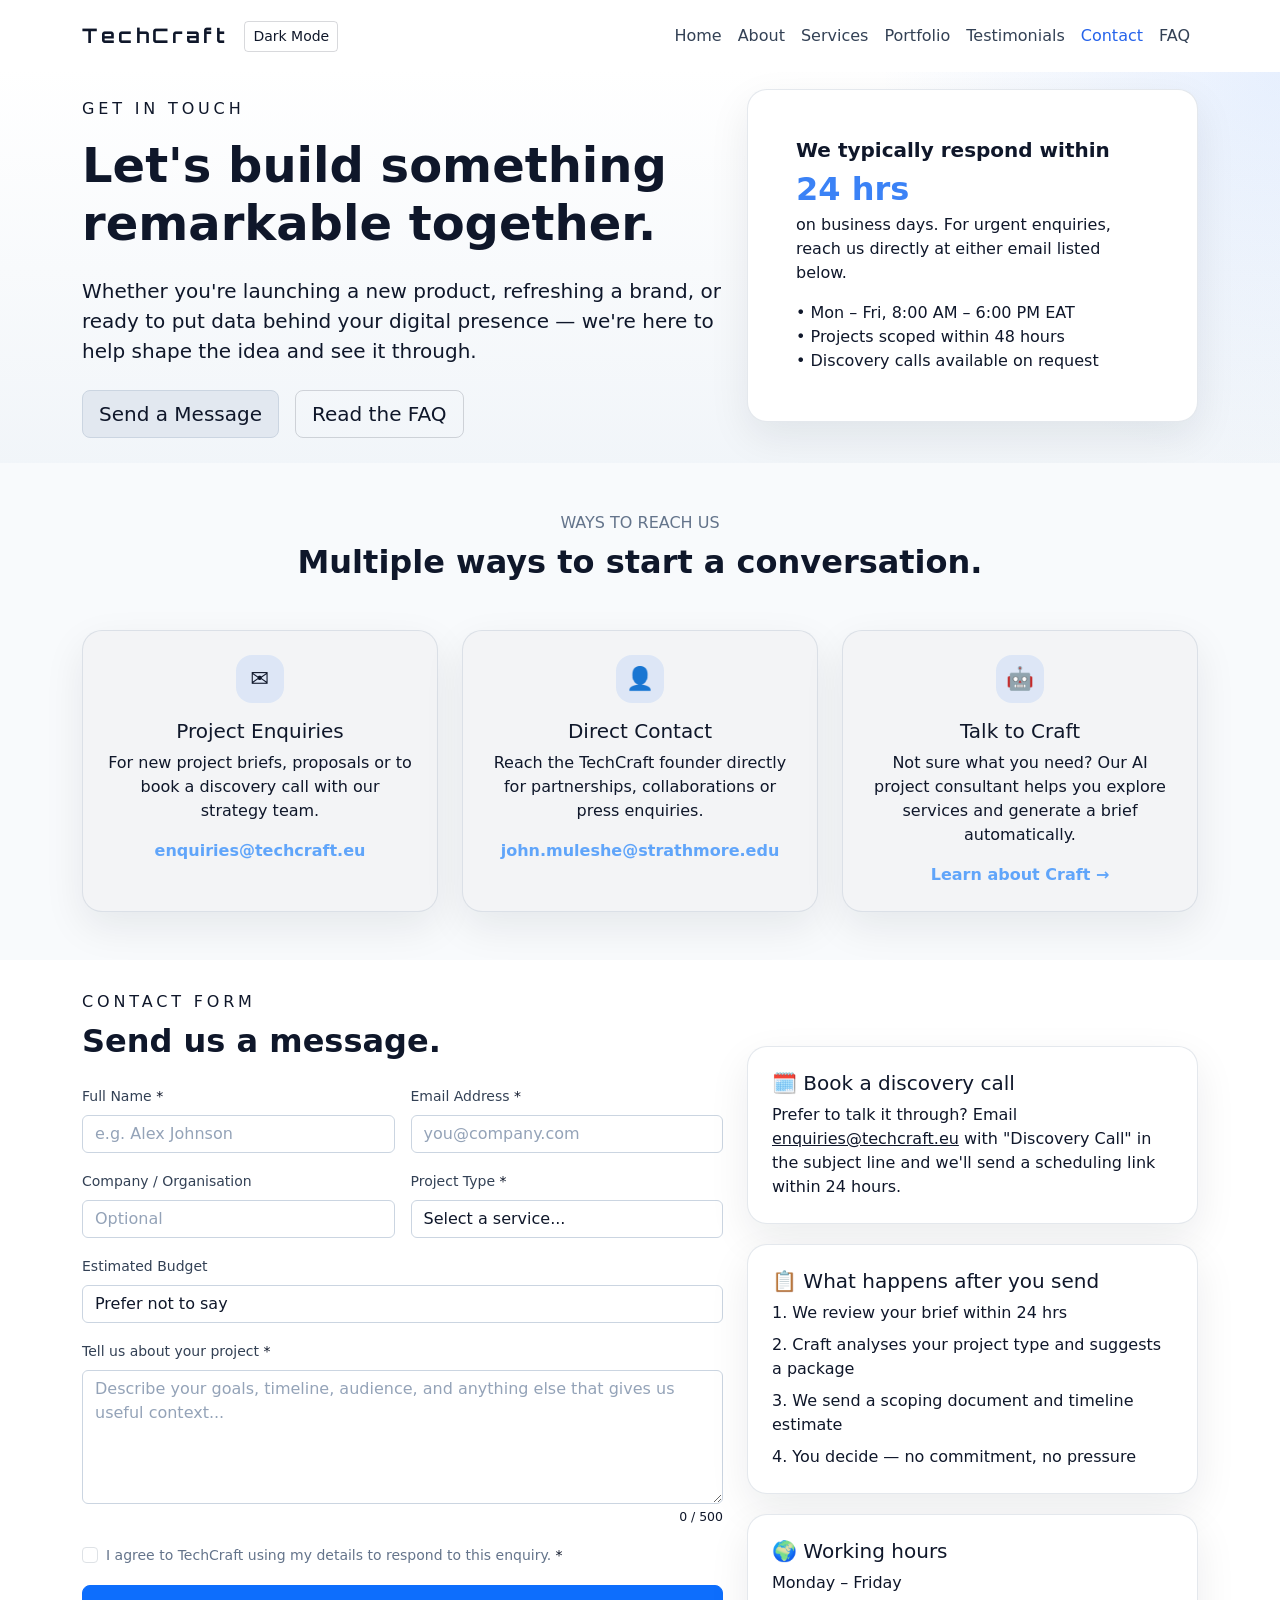
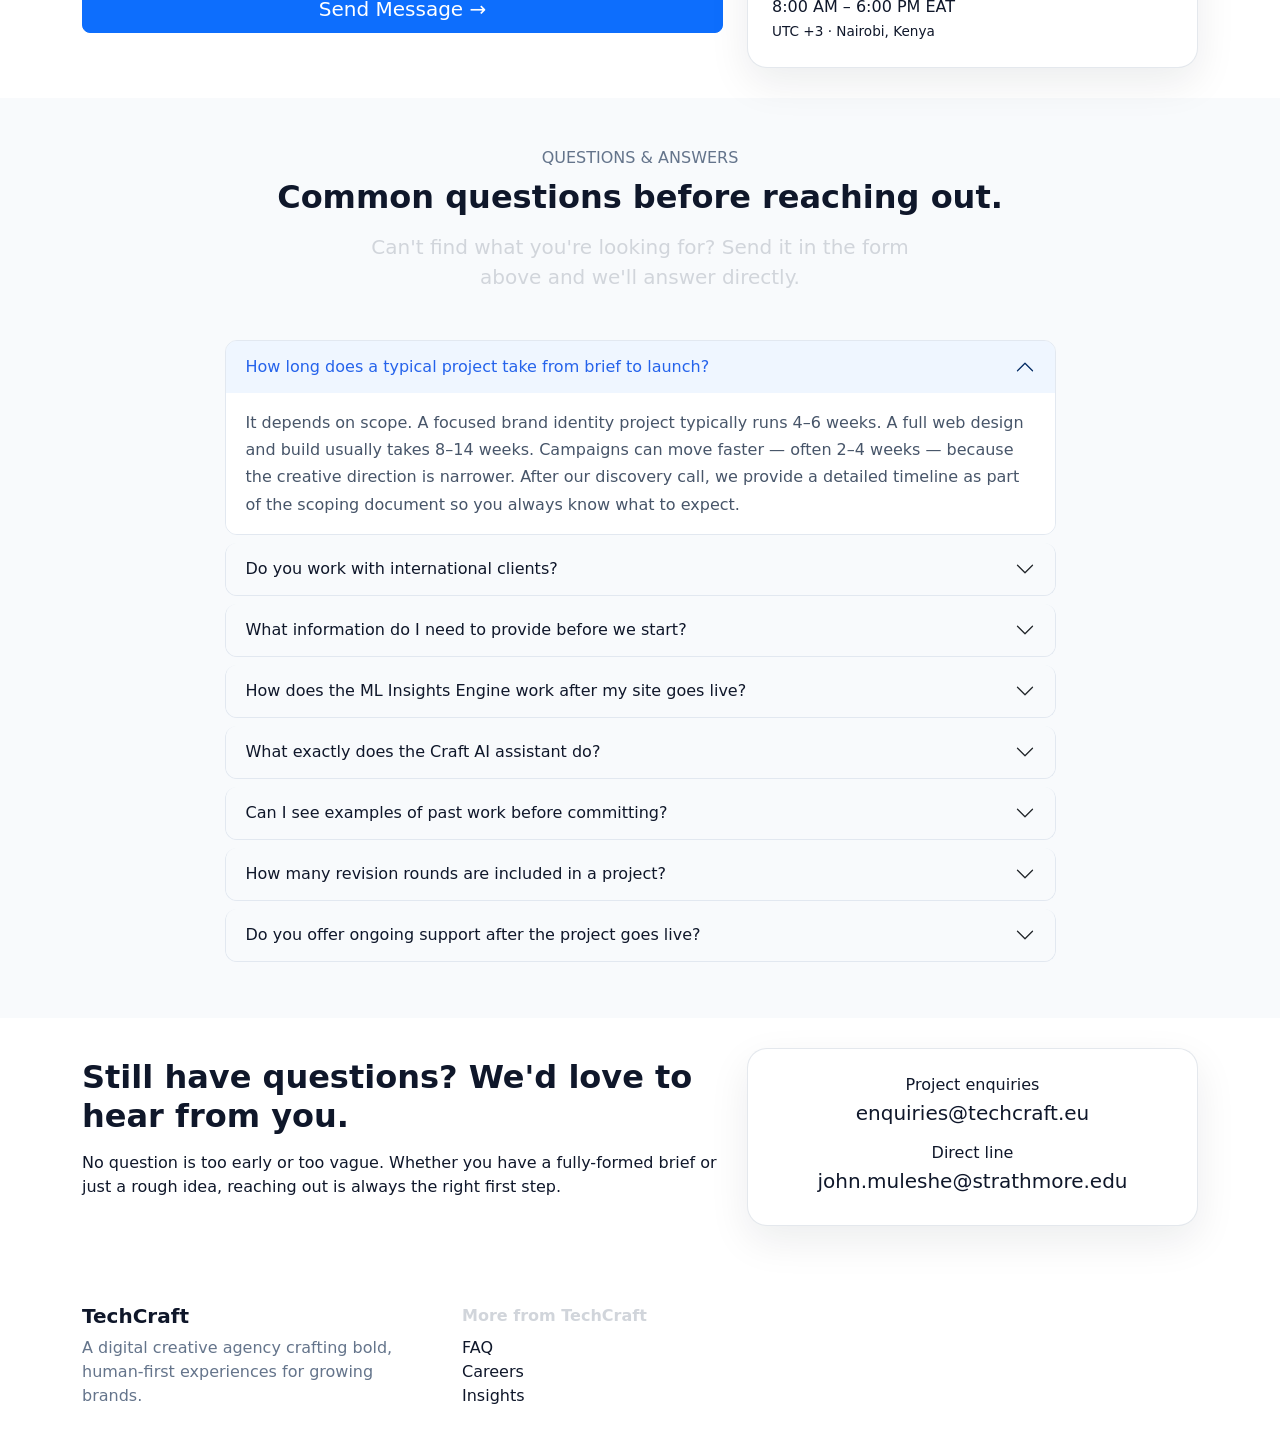
<file: contacts.html>
<!DOCTYPE html>
<html lang="en">

<head>
    <meta charset="UTF-8">
    <meta name="viewport" content="width=device-width, initial-scale=1.0">
    <title>Contact | TechCraft Digital Creative Agency</title>
    <link rel="stylesheet" href="styles.css">
    <link rel="stylesheet" href="https://cdn.jsdelivr.net/npm/bootstrap@5.3.3/dist/css/bootstrap.min.css" />
    <link rel="preconnect" href="https://fonts.googleapis.com" />
    <link rel="preconnect" href="https://fonts.gstatic.com" crossorigin />
    <link
        href="https://fonts.googleapis.com/css2?family=Orbitron:wght@400;700;900&family=Inter:wght@400;500;600&display=swap"
        rel="stylesheet" />
    <style>
        /* ── Form controls – dark-first, light-mode override ── */
        .form-control,
        .form-select {
            background: rgba(255, 255, 255, 0.05);
            border: 1px solid rgba(255, 255, 255, 0.15);
            color: #f8fafc;
            transition: border-color 0.2s, background 0.2s;
        }

        .form-control:focus,
        .form-select:focus {
            background: rgba(255, 255, 255, 0.08);
            border-color: rgba(59, 130, 246, 0.6);
            color: #f8fafc;
            box-shadow: 0 0 0 0.25rem rgba(59, 130, 246, 0.15);
        }

        .form-control::placeholder {
            color: #64748b;
        }

        .form-select option {
            background: #1e293b;
            color: #f8fafc;
        }

        .form-label {
            color: #cbd5e1;
            font-size: 0.875rem;
            font-weight: 500;
        }

        .form-check-label {
            color: #94a3b8;
            font-size: 0.875rem;
        }

        .char-counter {
            font-size: 0.78rem;
            color: #64748b;
        }

        .success-icon {
            font-size: 3rem;
            line-height: 1;
        }

        /* ── Accordion – dark-first ── */
        .accordion-item {
            background: transparent;
            border: 1px solid rgba(255, 255, 255, 0.08);
            margin-bottom: 0.5rem;
            border-radius: 0.75rem !important;
            overflow: hidden;
        }

        .accordion-button {
            background: rgba(255, 255, 255, 0.05);
            color: #f8fafc;
            border: none;
            font-weight: 500;
        }

        .accordion-button:not(.collapsed) {
            background: rgba(59, 130, 246, 0.12);
            color: #60a5fa;
            box-shadow: none;
        }

        .accordion-button::after {
            filter: invert(1);
        }

        .accordion-button:not(.collapsed)::after {
            filter: invert(0.5) sepia(1) saturate(5) hue-rotate(200deg);
        }

        .accordion-body {
            background: rgba(255, 255, 255, 0.02);
            color: #94a3b8;
            line-height: 1.7;
        }

        /* ── Light-mode overrides ── */
        .light-mode .form-control,
        .light-mode .form-select {
            background: #ffffff;
            border-color: #cbd5e1;
            color: #0f172a;
        }

        .light-mode .form-control:focus,
        .light-mode .form-select:focus {
            background: #ffffff;
            border-color: #3b82f6;
            color: #0f172a;
            box-shadow: 0 0 0 0.25rem rgba(37, 99, 235, 0.12);
        }

        .light-mode .form-control::placeholder {
            color: #94a3b8;
        }

        .light-mode .form-select option {
            background: #ffffff;
            color: #0f172a;
        }

        .light-mode .form-label {
            color: #334155;
        }

        .light-mode .form-check-label {
            color: #64748b;
        }

        .light-mode .accordion-item {
            border-color: #e2e8f0;
        }

        .light-mode .accordion-button {
            background: #f8fafc;
            color: #0f172a;
        }

        .light-mode .accordion-button:not(.collapsed) {
            background: #eff6ff;
            color: #2563eb;
        }

        .light-mode .accordion-button::after {
            filter: none;
        }

        .light-mode .accordion-body {
            background: #ffffff;
            color: #475569;
        }
    </style>
</head>

<body>

    <header class="navbar navbar-expand-lg navbar-dark bg-dark py-3">
        <div class="container">
            <a class="navbar-brand fw-bold text-white" href="index.html">TechCraft</a>
            <button id="theme-toggle" class="btn btn-outline-light btn-sm me-3" type="button">Light Mode</button>
            <button class="navbar-toggler" type="button" data-bs-toggle="collapse" data-bs-target="#navbarNav"
                aria-controls="navbarNav" aria-expanded="false" aria-label="Toggle navigation">
                <span class="navbar-toggler-icon"></span>
            </button>
            <div class="collapse navbar-collapse" id="navbarNav">
                <ul class="navbar-nav ms-auto">
                    <li class="nav-item"><a class="nav-link" href="index.html">Home</a></li>
                    <li class="nav-item"><a class="nav-link" href="about.html">About</a></li>
                    <li class="nav-item"><a class="nav-link" href="services.html">Services</a></li>
                    <li class="nav-item"><a class="nav-link" href="portfolio.html">Portfolio</a></li>
                    <li class="nav-item"><a class="nav-link" href="testimonials.html">Testimonials</a></li>
                    <li class="nav-item"><a class="nav-link active" href="contacts.html">Contact</a></li>
                    <li class="nav-item"><a class="nav-link" href="faq.html">FAQ</a></li>
                </ul>
            </div>
        </div>
    </header>

    <main>

        <!-- ═══════════ HERO ═══════════ -->
        <section class="hero text-white">
            <div class="container py-6">
                <div class="row align-items-center">
                    <div class="col-lg-7">
                        <p class="text-uppercase section-label mb-3 text-secondary" style="padding-top: 25px;">Get in
                            touch</p>
                        <h1 class="display-5 fw-bold mb-4">Let's build something remarkable together.</h1>
                        <p class="lead mb-4">Whether you're launching a new product, refreshing a brand, or ready to put
                            data behind your digital presence — we're here to help shape the idea and see it through.
                        </p>
                        <div class="d-flex gap-3 flex-column flex-sm-row" style="padding-bottom: 25px;">
                            <a href="#contact-form" class="btn btn-primary btn-lg">Send a Message</a>
                            <a href="#faq" class="btn btn-outline-light btn-lg">Read the FAQ</a>
                        </div>
                    </div>
                    <div class="col-lg-5 mt-5 mt-lg-0">
                        <div class="panel-card tile-floating p-5 text-dark">
                            <h5 class="fw-semibold">We typically respond within</h5>
                            <h2 class="fw-bold mb-1" style="color: #3b82f6;">24 hrs</h2>
                            <p class="mb-3">on business days. For urgent enquiries, reach us directly at either email
                                listed below.</p>
                            <ul class="list-unstyled mb-0">
                                <li>• Mon – Fri, 8:00 AM – 6:00 PM EAT</li>
                                <li>• Projects scoped within 48 hours</li>
                                <li>• Discovery calls available on request</li>
                            </ul>
                        </div>
                    </div>
                </div>
            </div>
        </section>

        <!-- ═══════════ CONTACT METHODS ═══════════ -->
        <section class="bg-light">
            <div class="container py-5">
                <div class="text-center mb-5">
                    <p class="text-uppercase text-secondary mb-2">Ways to reach us</p>
                    <h2 class="fw-bold">Multiple ways to start a conversation.</h2>
                </div>
                <div class="row gy-4">
                    <div class="col-md-4">
                        <div class="panel-card service-card h-100 p-4 text-center">
                            <div class="mb-3 icon-badge mx-auto">✉️</div>
                            <h5 class="mb-2">Project Enquiries</h5>
                            <p class="mb-3">For new project briefs, proposals or to book a discovery call with our
                                strategy team.</p>
                            <a href="mailto:enquiries@techcraft.eu" class="fw-semibold text-decoration-none"
                                style="color:#60a5fa;">enquiries@techcraft.eu</a>
                        </div>
                    </div>
                    <div class="col-md-4">
                        <div class="panel-card service-card h-100 p-4 text-center">
                            <div class="mb-3 icon-badge mx-auto">👤</div>
                            <h5 class="mb-2">Direct Contact</h5>
                            <p class="mb-3">Reach the TechCraft founder directly for partnerships, collaborations or
                                press enquiries.</p>
                            <a href="mailto:john.muleshe@strathmore.edu" class="fw-semibold text-decoration-none"
                                style="color:#60a5fa;">john.muleshe@strathmore.edu</a>
                        </div>
                    </div>
                    <div class="col-md-4">
                        <div class="panel-card service-card h-100 p-4 text-center">
                            <div class="mb-3 icon-badge mx-auto">🤖</div>
                            <h5 class="mb-2">Talk to Craft</h5>
                            <p class="mb-3">Not sure what you need? Our AI project consultant helps you explore services
                                and generate a brief automatically.</p>
                            <a href="about.html" class="fw-semibold text-decoration-none" style="color:#60a5fa;">Learn
                                about Craft →</a>
                        </div>
                    </div>
                </div>
            </div>
        </section>

        <!-- ═══════════ CONTACT FORM ═══════════ -->
        <section id="contact-form" class="bg-white">
            <div class="container">
                <div class="row gy-5 align-items-start">

                    <!-- FORM COLUMN -->
                    <div class="col-lg-7">
                        <p class="text-uppercase text-secondary mb-2 section-label">Contact form</p>
                        <h2 class="fw-bold mb-4">Send us a message.</h2>

                        <!-- SUCCESS STATE (hidden until valid submit) -->
                        <div id="formSuccess" class="panel-card p-5 text-center d-none">
                            <div class="success-icon mb-3">✅</div>
                            <h4 class="fw-bold mb-2">Message received — thank you!</h4>
                            <p class="mb-0">We'll review your brief and get back to you within one business day. Keep an
                                eye on your inbox at the address you provided.</p>
                        </div>

                        <!-- THE FORM -->
                        <form id="contactForm" novalidate>
                            <div class="row g-3">

                                <div class="col-md-6">
                                    <label for="fullName" class="form-label">Full Name <span
                                            style="color:#ef4444;">*</span></label>
                                    <input type="text" class="form-control" id="fullName"
                                        placeholder="e.g. Alex Johnson" required>
                                    <div class="invalid-feedback">Please enter your full name.</div>
                                </div>

                                <div class="col-md-6">
                                    <label for="email" class="form-label">Email Address <span
                                            style="color:#ef4444;">*</span></label>
                                    <input type="email" class="form-control" id="email" placeholder="you@company.com"
                                        required>
                                    <div class="invalid-feedback">Please enter a valid email address.</div>
                                </div>

                                <div class="col-md-6">
                                    <label for="company" class="form-label">Company / Organisation</label>
                                    <input type="text" class="form-control" id="company" placeholder="Optional">
                                </div>

                                <div class="col-md-6">
                                    <label for="projectType" class="form-label">Project Type <span
                                            style="color:#ef4444;">*</span></label>
                                    <select class="form-select" id="projectType" required>
                                        <option value="">Select a service...</option>
                                        <option>Brand Identity</option>
                                        <option>Web &amp; Product Design</option>
                                        <option>Campaign &amp; Growth</option>
                                        <option>ML Insights Setup</option>
                                        <option>Full-Service Engagement</option>
                                        <option>Other / Not sure yet</option>
                                    </select>
                                    <div class="invalid-feedback">Please select a project type.</div>
                                </div>

                                <div class="col-12">
                                    <label for="budget" class="form-label">Estimated Budget</label>
                                    <select class="form-select" id="budget">
                                        <option value="">Prefer not to say</option>
                                        <option>Under $5,000</option>
                                        <option>$5,000 – $20,000</option>
                                        <option>$20,000 – $50,000</option>
                                        <option>$50,000+</option>
                                    </select>
                                </div>

                                <div class="col-12">
                                    <label for="message" class="form-label">Tell us about your project <span
                                            style="color:#ef4444;">*</span></label>
                                    <textarea class="form-control" id="message" rows="5" maxlength="500"
                                        placeholder="Describe your goals, timeline, audience, and anything else that gives us useful context..."
                                        required></textarea>
                                    <div class="d-flex justify-content-between align-items-start mt-1">
                                        <div class="invalid-feedback d-block" id="messageError"
                                            style="display: none !important;"></div>
                                        <span class="char-counter ms-auto" id="charCounter">0 / 500</span>
                                    </div>
                                </div>

                                <div class="col-12">
                                    <div class="form-check">
                                        <input class="form-check-input" type="checkbox" id="consent" required>
                                        <label class="form-check-label" for="consent">
                                            I agree to TechCraft using my details to respond to this enquiry. <span
                                                style="color:#ef4444;">*</span>
                                        </label>
                                        <div class="invalid-feedback">You must agree before submitting.</div>
                                    </div>
                                </div>

                                <div class="col-12">
                                    <button type="submit" class="btn btn-primary btn-lg w-100">Send Message →</button>
                                </div>

                            </div>
                        </form>
                    </div>

                    <!-- SIDEBAR COLUMN -->
                    <div class="col-lg-5">
                        <div class="featured-grid" style="margin-top: 3.5rem;">
                            <div class="panel-card p-4">
                                <h5 class="mb-2">🗓️ Book a discovery call</h5>
                                <p class="mb-0">Prefer to talk it through? Email <a href="mailto:enquiries@techcraft.eu"
                                        style="color:#60a5fa;">enquiries@techcraft.eu</a> with "Discovery Call" in the
                                    subject line and we'll send a scheduling link within 24 hours.</p>
                            </div>
                            <div class="panel-card p-4">
                                <h5 class="mb-2">📋 What happens after you send</h5>
                                <ul class="list-unstyled mb-0">
                                    <li class="mb-2">1. We review your brief within 24 hrs</li>
                                    <li class="mb-2">2. Craft analyses your project type and suggests a package</li>
                                    <li class="mb-2">3. We send a scoping document and timeline estimate</li>
                                    <li>4. You decide — no commitment, no pressure</li>
                                </ul>
                            </div>
                            <div class="panel-card p-4">
                                <h5 class="mb-2">🌍 Working hours</h5>
                                <p class="mb-0">
                                    Monday – Friday<br>
                                    8:00 AM – 6:00 PM EAT<br>
                                    <span class="text-secondary" style="font-size: 0.85rem;">UTC +3 · Nairobi,
                                        Kenya</span>
                                </p>
                            </div>
                        </div>
                    </div>

                </div>
            </div>
        </section>

        <!-- ═══════════ Q&A ACCORDION ═══════════ -->
        <section id="faq" class="bg-light">
            <div class="container py-5">
                <div class="text-center mb-5">
                    <p class="text-uppercase text-secondary mb-2">Questions & Answers</p>
                    <h2 class="fw-bold">Common questions before reaching out.</h2>
                    <p class="lead mt-3 mx-auto" style="max-width: 600px;">Can't find what you're looking for? Send it
                        in the form above and we'll answer directly.</p>
                </div>
                <div class="row justify-content-center">
                    <div class="col-lg-9">
                        <div class="accordion" id="faqAccordion">

                            <div class="accordion-item">
                                <h2 class="accordion-header">
                                    <button class="accordion-button" type="button" data-bs-toggle="collapse"
                                        data-bs-target="#faq1" aria-expanded="true" aria-controls="faq1">
                                        How long does a typical project take from brief to launch?
                                    </button>
                                </h2>
                                <div id="faq1" class="accordion-collapse collapse show" data-bs-parent="#faqAccordion">
                                    <div class="accordion-body">
                                        It depends on scope. A focused brand identity project typically runs 4–6 weeks.
                                        A full web design and build usually takes 8–14 weeks. Campaigns can move faster
                                        — often 2–4 weeks — because the creative direction is narrower. After our
                                        discovery call, we provide a detailed timeline as part of the scoping document
                                        so you always know what to expect.
                                    </div>
                                </div>
                            </div>

                            <div class="accordion-item">
                                <h2 class="accordion-header">
                                    <button class="accordion-button collapsed" type="button" data-bs-toggle="collapse"
                                        data-bs-target="#faq2" aria-expanded="false" aria-controls="faq2">
                                        Do you work with international clients?
                                    </button>
                                </h2>
                                <div id="faq2" class="accordion-collapse collapse" data-bs-parent="#faqAccordion">
                                    <div class="accordion-body">
                                        Yes — the majority of our work is delivered remotely, so location is not a
                                        barrier. We've collaborated with clients across Africa, Europe and North
                                        America. All reviews, communication and handoffs happen digitally, and we
                                        accommodate different time zones for calls and presentations.
                                    </div>
                                </div>
                            </div>

                            <div class="accordion-item">
                                <h2 class="accordion-header">
                                    <button class="accordion-button collapsed" type="button" data-bs-toggle="collapse"
                                        data-bs-target="#faq3" aria-expanded="false" aria-controls="faq3">
                                        What information do I need to provide before we start?
                                    </button>
                                </h2>
                                <div id="faq3" class="accordion-collapse collapse" data-bs-parent="#faqAccordion">
                                    <div class="accordion-body">
                                        You don't need a polished brief. A rough sense of your goals, your audience and
                                        what success looks like is enough. Our AI consultant Craft will ask follow-up
                                        questions and generate a structured brief automatically. If you prefer, book a
                                        discovery call and we'll extract everything we need in conversation.
                                    </div>
                                </div>
                            </div>

                            <div class="accordion-item">
                                <h2 class="accordion-header">
                                    <button class="accordion-button collapsed" type="button" data-bs-toggle="collapse"
                                        data-bs-target="#faq4" aria-expanded="false" aria-controls="faq4">
                                        How does the ML Insights Engine work after my site goes live?
                                    </button>
                                </h2>
                                <div id="faq4" class="accordion-collapse collapse" data-bs-parent="#faqAccordion">
                                    <div class="accordion-body">
                                        Once your site launches, we embed lightweight behavioural tracking that captures
                                        how users interact with every element — scroll depth, click patterns, dwell time
                                        and exit signals. Our ML models process this data weekly and deliver a
                                        plain-English report to your dashboard, highlighting what's working, what isn't,
                                        and what to prioritise next. No data science background required to act on it.
                                    </div>
                                </div>
                            </div>

                            <div class="accordion-item">
                                <h2 class="accordion-header">
                                    <button class="accordion-button collapsed" type="button" data-bs-toggle="collapse"
                                        data-bs-target="#faq5" aria-expanded="false" aria-controls="faq5">
                                        What exactly does the Craft AI assistant do?
                                    </button>
                                </h2>
                                <div id="faq5" class="accordion-collapse collapse" data-bs-parent="#faqAccordion">
                                    <div class="accordion-body">
                                        Craft is an AI chatbot built into the TechCraft client portal. It helps you
                                        describe what you want in plain language, asks guided questions about audience,
                                        goals, budget and timeline, then recommends the right service package. After
                                        launch, it reads your weekly ML reports and surfaces specific, plain-English
                                        recommendations — so you always know what to improve next without having to
                                        interpret raw data yourself.
                                    </div>
                                </div>
                            </div>

                            <div class="accordion-item">
                                <h2 class="accordion-header">
                                    <button class="accordion-button collapsed" type="button" data-bs-toggle="collapse"
                                        data-bs-target="#faq6" aria-expanded="false" aria-controls="faq6">
                                        Can I see examples of past work before committing?
                                    </button>
                                </h2>
                                <div id="faq6" class="accordion-collapse collapse" data-bs-parent="#faqAccordion">
                                    <div class="accordion-body">
                                        Absolutely. Our Portfolio page showcases selected case studies with context on
                                        the brief, approach and outcome. For work relevant to a specific industry or
                                        problem, email us and we'll share a curated set of case studies directly. We can
                                        also walk through them during a discovery call if that's more useful.
                                    </div>
                                </div>
                            </div>

                            <div class="accordion-item">
                                <h2 class="accordion-header">
                                    <button class="accordion-button collapsed" type="button" data-bs-toggle="collapse"
                                        data-bs-target="#faq7" aria-expanded="false" aria-controls="faq7">
                                        How many revision rounds are included in a project?
                                    </button>
                                </h2>
                                <div id="faq7" class="accordion-collapse collapse" data-bs-parent="#faqAccordion">
                                    <div class="accordion-body">
                                        Standard packages include two structured revision rounds — typically after
                                        initial concepts and again after refined designs. These are consolidated rounds
                                        where all feedback is gathered in one go, which keeps projects moving
                                        efficiently. Additional revisions beyond that scope are priced separately.
                                    </div>
                                </div>
                            </div>

                            <div class="accordion-item">
                                <h2 class="accordion-header">
                                    <button class="accordion-button collapsed" type="button" data-bs-toggle="collapse"
                                        data-bs-target="#faq8" aria-expanded="false" aria-controls="faq8">
                                        Do you offer ongoing support after the project goes live?
                                    </button>
                                </h2>
                                <div id="faq8" class="accordion-collapse collapse" data-bs-parent="#faqAccordion">
                                    <div class="accordion-body">
                                        Yes. We offer monthly retainer arrangements that include continued ML reporting,
                                        design and content updates, Craft access and priority support. Retainer clients
                                        also get early access to new TechCraft features and quarterly strategy reviews.
                                        Retainer scope and pricing is discussed during the handover session at the close
                                        of your initial project.
                                    </div>
                                </div>
                            </div>

                        </div>
                    </div>
                </div>
            </div>
        </section>

        <!-- ═══════════ BOTTOM CTA ═══════════ -->
        <section class="bg-white">
            <div class="container">
                <div class="row align-items-center gy-4">
                    <div class="col-lg-7">
                        <h2 class="fw-bold mb-3">Still have questions? We'd love to hear from you.</h2>
                        <p>No question is too early or too vague. Whether you have a fully-formed brief or just a rough
                            idea, reaching out is always the right first step.</p>
                    </div>
                    <div class="col-lg-5">
                        <div class="panel-card p-4 text-center">
                            <p class="mb-1 text-secondary">Project enquiries</p>
                            <a href="mailto:enquiries@techcraft.eu" class="d-block h5 text-decoration-none mb-3"
                                style="color:#60a5fa;">enquiries@techcraft.eu</a>
                            <p class="mb-1 text-secondary">Direct line</p>
                            <a href="mailto:john.muleshe@strathmore.edu" class="d-block h5 text-decoration-none"
                                style="color:#60a5fa;">john.muleshe@strathmore.edu</a>
                        </div>
                    </div>
                </div>
            </div>
        </section>

    </main>

    <footer class="py-5 bg-dark text-white">
        <div class="container">
            <div class="row gy-4">
                <div class="col-md-4">
                    <h5 class="fw-bold">TechCraft</h5>
                    <p class="text-secondary mb-0">A digital creative agency crafting bold, human-first experiences for
                        growing brands.</p>
                </div>
                <div class="col-md-4">
                    <p class="fw-bold mb-2">More from TechCraft</p>
                    <ul class="list-unstyled mb-0">
                        <li><a href="faq.html" class="text-white text-decoration-none">FAQ</a></li>
                        <li><a href="careers.html" class="text-white text-decoration-none">Careers</a></li>
                        <li><a href="insights.html" class="text-white text-decoration-none">Insights</a></li>
                    </ul>
                </div>
            </div>
        </div>
    </footer>

    <script src="theme.js"></script>
    <script src="https://cdn.jsdelivr.net/npm/bootstrap@5.3.3/dist/js/bootstrap.bundle.min.js"></script>

    <script>
        // ════════════════════════════════════════════
        //  JS FEATURE 2 — Contact Form Validation
        //  + Real-time email check on blur
        //  + Live character counter on message field
        // ════════════════════════════════════════════
        document.addEventListener('DOMContentLoaded', function () {

            const form = document.getElementById('contactForm');
            const formSuccess = document.getElementById('formSuccess');
            const messageField = document.getElementById('message');
            const charCounter = document.getElementById('charCounter');
            const messageError = document.getElementById('messageError');

            // ── Live character counter ──
            messageField.addEventListener('input', function () {
                const count = this.value.length;
                charCounter.textContent = count + ' / 500';
                charCounter.style.color = count > 450 ? '#ef4444' : '#64748b';
            });

            // ── Real-time blur validation (email + name) ──
            ['email', 'fullName'].forEach(function (id) {
                document.getElementById(id).addEventListener('blur', function () {
                    validateField(this);
                });
            });

            // ── Form submit handler ──
            form.addEventListener('submit', function (e) {
                e.preventDefault();

                const required = [
                    document.getElementById('fullName'),
                    document.getElementById('email'),
                    document.getElementById('projectType'),
                    document.getElementById('message'),
                    document.getElementById('consent')
                ];

                let allValid = true;
                required.forEach(function (field) {
                    if (!validateField(field)) allValid = false;
                });

                if (allValid) {
                    form.classList.add('d-none');
                    formSuccess.classList.remove('d-none');
                    formSuccess.scrollIntoView({ behavior: 'smooth', block: 'center' });
                } else {
                    const firstInvalid = form.querySelector('.is-invalid');
                    if (firstInvalid) {
                        firstInvalid.scrollIntoView({ behavior: 'smooth', block: 'center' });
                        firstInvalid.focus();
                    }
                }
            });

            // ── Validation function ──
            function validateField(field) {

                // Checkbox
                if (field.type === 'checkbox') {
                    const ok = field.checked;
                    field.classList.toggle('is-invalid', !ok);
                    field.classList.toggle('is-valid', ok);
                    return ok;
                }

                // Empty
                if (!field.value.trim()) {
                    markInvalid(field);
                    return false;
                }

                // Email format
                if (field.type === 'email') {
                    const valid = /^[^\s@]+@[^\s@]+\.[^\s@]+$/.test(field.value.trim());
                    if (!valid) { markInvalid(field); return false; }
                }

                // Minimum message length (20 chars)
                if (field.id === 'message' && field.value.trim().length < 20) {
                    markInvalid(field);
                    messageError.textContent = 'Please write at least 20 characters describing your project.';
                    messageError.style.display = 'block';
                    return false;
                }

                // Select with empty default
                if (field.tagName === 'SELECT' && field.value === '') {
                    markInvalid(field);
                    return false;
                }

                // Clear the custom message error if message is now valid
                if (field.id === 'message') messageError.style.display = 'none';

                markValid(field);
                return true;
            }

            function markInvalid(field) {
                field.classList.add('is-invalid');
                field.classList.remove('is-valid');
            }

            function markValid(field) {
                field.classList.remove('is-invalid');
                field.classList.add('is-valid');
            }

        });
    </script>

</body>

</html>
</file>
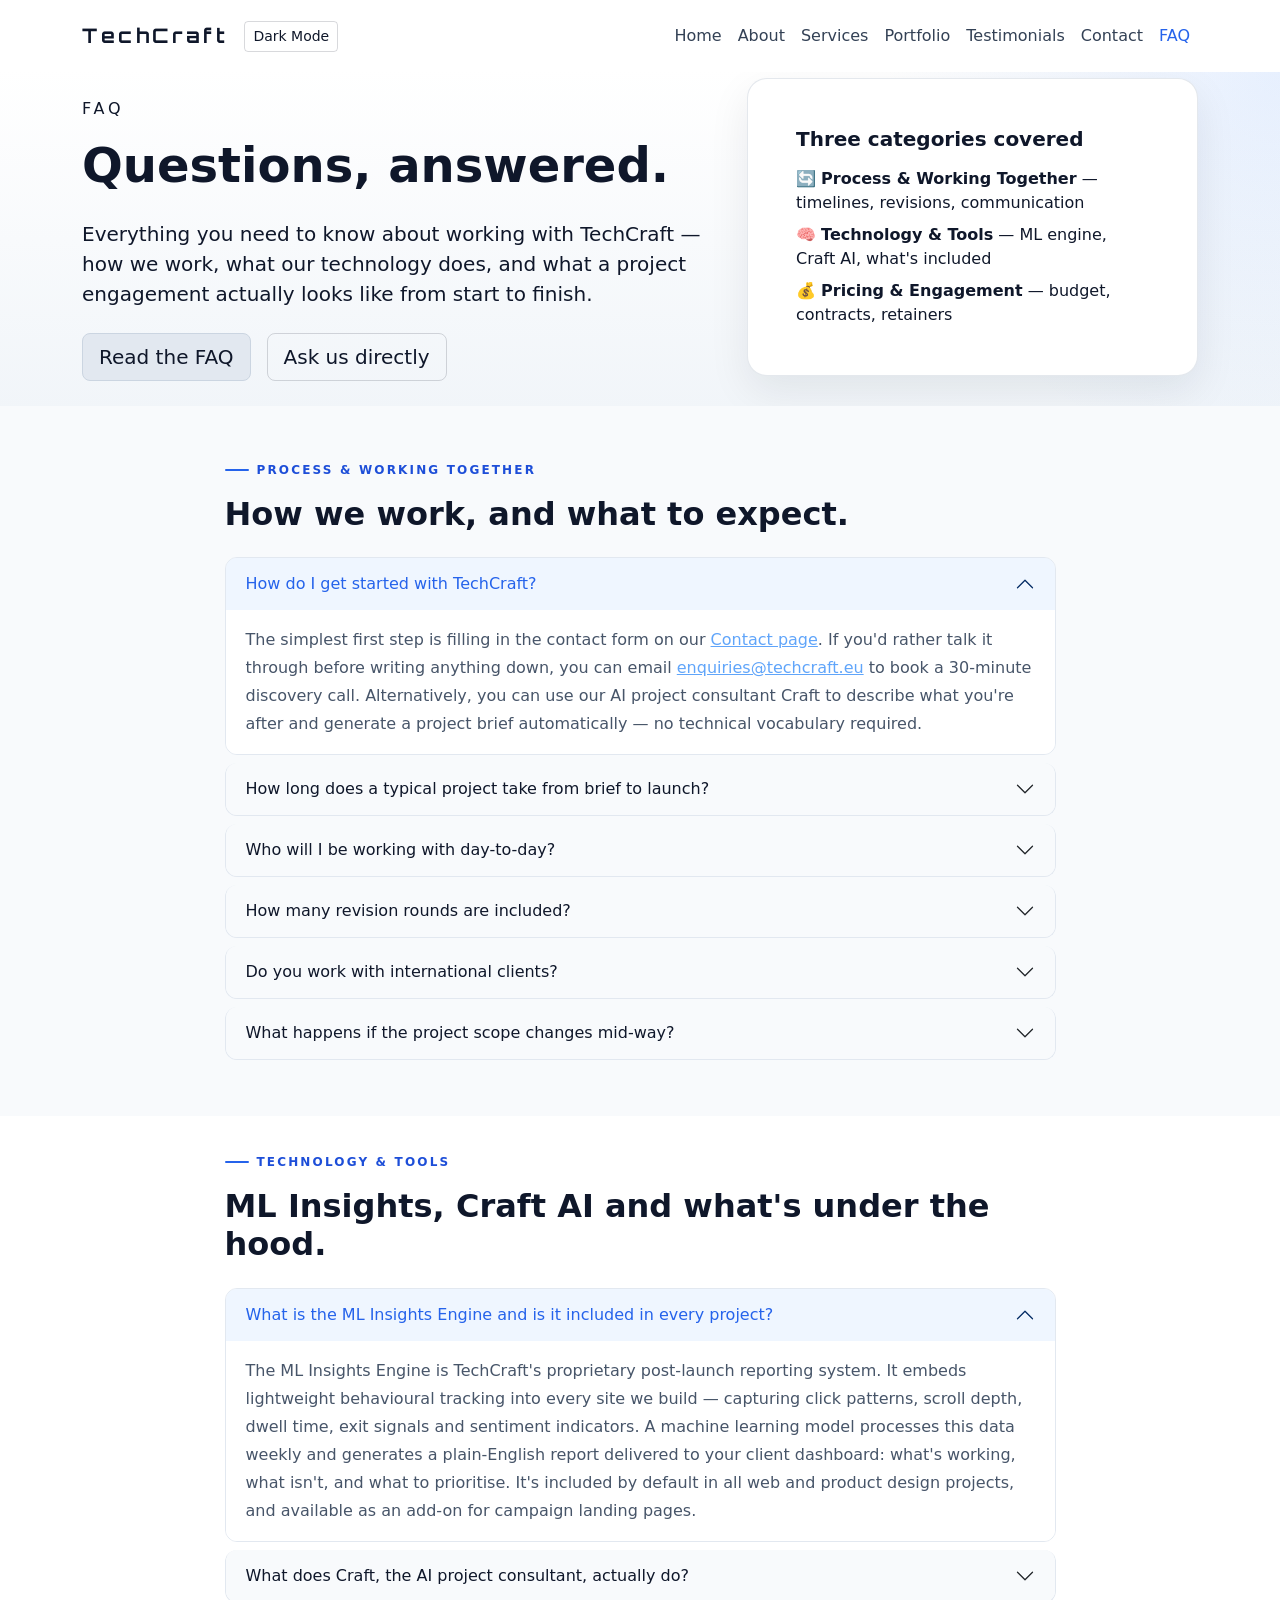
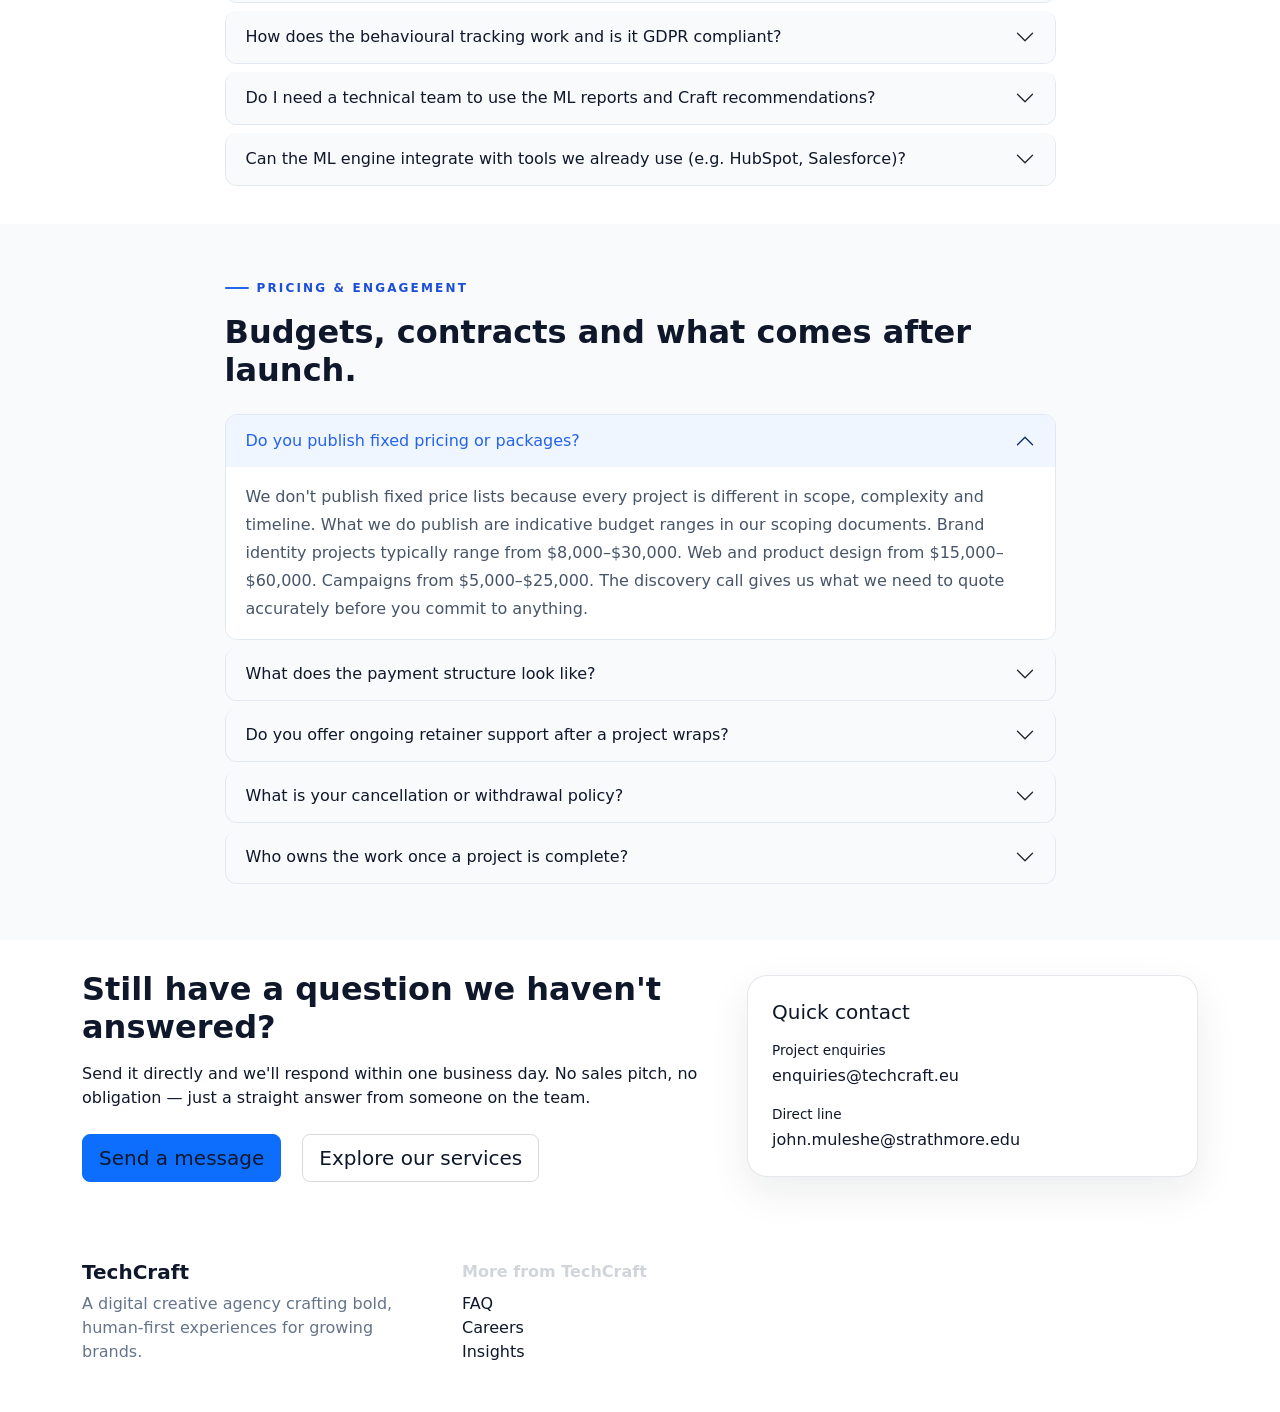
<file: faq.html>
<!DOCTYPE html>
<html lang="en">

<head>
    <meta charset="UTF-8">
    <meta name="viewport" content="width=device-width, initial-scale=1.0">
    <meta name="description"
        content="Frequently asked questions about working with TechCraft — process, technology, pricing and timelines.">
    <title>FAQ | TechCraft Digital Creative Agency</title>
    <link rel="stylesheet" href="styles.css">
    <link rel="stylesheet" href="https://cdn.jsdelivr.net/npm/bootstrap@5.3.3/dist/css/bootstrap.min.css" />
    <link rel="preconnect" href="https://fonts.googleapis.com" />
    <link rel="preconnect" href="https://fonts.gstatic.com" crossorigin />
    <link
        href="https://fonts.googleapis.com/css2?family=Orbitron:wght@400;700;900&family=Inter:wght@400;500;600&display=swap"
        rel="stylesheet" />
    <style>
        /* ── Accordion – dark-first ── */
        .accordion-item {
            background: transparent;
            border: 1px solid rgba(255, 255, 255, 0.08);
            margin-bottom: 0.5rem;
            border-radius: 0.75rem !important;
            overflow: hidden;
        }

        .accordion-button {
            background: rgba(255, 255, 255, 0.05);
            color: #f8fafc;
            font-weight: 500;
            border: none;
        }

        .accordion-button:not(.collapsed) {
            background: rgba(59, 130, 246, 0.12);
            color: #60a5fa;
            box-shadow: none;
        }

        .accordion-button::after {
            filter: invert(1);
        }

        .accordion-button:not(.collapsed)::after {
            filter: invert(0.5) sepia(1) saturate(5) hue-rotate(200deg);
        }

        .accordion-body {
            background: rgba(255, 255, 255, 0.02);
            color: #94a3b8;
            line-height: 1.75;
        }

        .category-label {
            display: inline-flex;
            align-items: center;
            gap: 0.5rem;
            font-size: 0.75rem;
            font-weight: 700;
            text-transform: uppercase;
            letter-spacing: 0.18em;
            color: #60a5fa;
            margin-bottom: 1rem;
        }

        .category-label::before {
            content: "";
            display: block;
            width: 24px;
            height: 2px;
            background: #3b82f6;
            border-radius: 2px;
        }

        /* ── Light-mode overrides ── */
        .light-mode .accordion-item {
            border-color: #e2e8f0;
        }

        .light-mode .accordion-button {
            background: #f8fafc;
            color: #0f172a;
        }

        .light-mode .accordion-button:not(.collapsed) {
            background: #eff6ff;
            color: #2563eb;
        }

        .light-mode .accordion-button::after {
            filter: none;
        }

        .light-mode .accordion-body {
            background: #ffffff;
            color: #475569;
        }

        .light-mode .category-label {
            color: #1d4ed8;
        }

        .light-mode .category-label::before {
            background: #2563eb;
        }
    </style>
</head>

<body>

    <header class="navbar navbar-expand-lg navbar-dark bg-dark py-3">
        <div class="container">
            <a class="navbar-brand fw-bold text-white" href="index.html">TechCraft</a>
            <button id="theme-toggle" class="btn btn-outline-light btn-sm me-3" type="button">Light Mode</button>
            <button class="navbar-toggler" type="button" data-bs-toggle="collapse" data-bs-target="#navbarNav"
                aria-controls="navbarNav" aria-expanded="false" aria-label="Toggle navigation">
                <span class="navbar-toggler-icon"></span>
            </button>
            <div class="collapse navbar-collapse" id="navbarNav">
                <ul class="navbar-nav ms-auto">
                    <li class="nav-item"><a class="nav-link" href="index.html">Home</a></li>
                    <li class="nav-item"><a class="nav-link" href="about.html">About</a></li>
                    <li class="nav-item"><a class="nav-link" href="services.html">Services</a></li>
                    <li class="nav-item"><a class="nav-link" href="portfolio.html">Portfolio</a></li>
                    <li class="nav-item"><a class="nav-link" href="testimonials.html">Testimonials</a></li>
                    <li class="nav-item"><a class="nav-link" href="contacts.html">Contact</a></li>
                    <li class="nav-item"><a class="nav-link active" href="faq.html">FAQ</a></li>
                </ul>
            </div>
        </div>
    </header>

    <main>

        <!-- ═══════════ HERO ═══════════ -->
        <section class="hero text-white">
            <div class="container py-6">
                <div class="row align-items-center">
                    <div class="col-lg-7">
                        <p class="text-uppercase section-label mb-3 text-secondary" style="padding-top: 25px;">FAQ
                        </p>
                        <h1 class="display-5 fw-bold mb-4">Questions, answered.</h1>
                        <p class="lead mb-4">Everything you need to know about working with TechCraft — how we work,
                            what our technology does, and what a project engagement actually looks like from start to
                            finish.</p>
                        <div class="d-flex gap-3 flex-column flex-sm-row" style="padding-bottom: 25px;">
                            <a href="#process" class="btn btn-primary btn-lg">Read the FAQ</a>
                            <a href="contact.html" class="btn btn-outline-light btn-lg">Ask us directly</a>
                        </div>
                    </div>
                    <div class="col-lg-5 mt-5 mt-lg-0">
                        <div class="panel-card tile-floating p-5 text-dark">
                            <h5 class="fw-semibold">Three categories covered</h5>
                            <ul class="list-unstyled mb-0 mt-3">
                                <li class="mb-2">🔄 <strong>Process & Working Together</strong> — timelines, revisions,
                                    communication</li>
                                <li class="mb-2">🧠 <strong>Technology & Tools</strong> — ML engine, Craft AI, what's
                                    included</li>
                                <li>💰 <strong>Pricing & Engagement</strong> — budget, contracts, retainers</li>
                            </ul>
                        </div>
                    </div>
                </div>
            </div>
        </section>

        <!-- ═══════════ CATEGORY 1: PROCESS ═══════════ -->
        <section id="process" class="bg-light">
            <div class="container py-5">
                <div class="row justify-content-center">
                    <div class="col-lg-9">

                        <div class="category-label">Process &amp; Working Together</div>
                        <h2 class="fw-bold mb-4">How we work, and what to expect.</h2>

                        <div class="accordion" id="processAccordion">

                            <div class="accordion-item">
                                <h2 class="accordion-header">
                                    <button class="accordion-button" type="button" data-bs-toggle="collapse"
                                        data-bs-target="#p1" aria-expanded="true" aria-controls="p1">
                                        How do I get started with TechCraft?
                                    </button>
                                </h2>
                                <div id="p1" class="accordion-collapse collapse show"
                                    data-bs-parent="#processAccordion">
                                    <div class="accordion-body">
                                        The simplest first step is filling in the contact form on our <a
                                            href="contact.html" style="color:#60a5fa;">Contact page</a>. If you'd rather
                                        talk it through before writing anything down, you can email <a
                                            href="mailto:enquiries@techcraft.eu"
                                            style="color:#60a5fa;">enquiries@techcraft.eu</a> to book a 30-minute
                                        discovery call. Alternatively, you can use our AI project consultant Craft to
                                        describe what you're after and generate a project brief automatically — no
                                        technical vocabulary required.
                                    </div>
                                </div>
                            </div>

                            <div class="accordion-item">
                                <h2 class="accordion-header">
                                    <button class="accordion-button collapsed" type="button" data-bs-toggle="collapse"
                                        data-bs-target="#p2" aria-expanded="false" aria-controls="p2">
                                        How long does a typical project take from brief to launch?
                                    </button>
                                </h2>
                                <div id="p2" class="accordion-collapse collapse" data-bs-parent="#processAccordion">
                                    <div class="accordion-body">
                                        Timelines vary by scope. Brand identity projects typically run 4–6 weeks. A full
                                        web design and build is usually 8–14 weeks depending on complexity. Campaign
                                        creative can move much faster — often 2–4 weeks — because the creative scope is
                                        narrower. You'll receive a detailed timeline as part of the scoping document we
                                        send after the discovery call, before any work begins.
                                    </div>
                                </div>
                            </div>

                            <div class="accordion-item">
                                <h2 class="accordion-header">
                                    <button class="accordion-button collapsed" type="button" data-bs-toggle="collapse"
                                        data-bs-target="#p3" aria-expanded="false" aria-controls="p3">
                                        Who will I be working with day-to-day?
                                    </button>
                                </h2>
                                <div id="p3" class="accordion-collapse collapse" data-bs-parent="#processAccordion">
                                    <div class="accordion-body">
                                        Every project has a dedicated account lead who manages communication and keeps
                                        things on track. Depending on the scope, you'll also interact directly with the
                                        relevant specialist — Creative Director, Head of Engineering or ML & Data Lead —
                                        during review sessions. We don't use account managers as a buffer between you
                                        and the people doing the work.
                                    </div>
                                </div>
                            </div>

                            <div class="accordion-item">
                                <h2 class="accordion-header">
                                    <button class="accordion-button collapsed" type="button" data-bs-toggle="collapse"
                                        data-bs-target="#p4" aria-expanded="false" aria-controls="p4">
                                        How many revision rounds are included?
                                    </button>
                                </h2>
                                <div id="p4" class="accordion-collapse collapse" data-bs-parent="#processAccordion">
                                    <div class="accordion-body">
                                        Standard packages include two structured revision rounds — one after initial
                                        concepts and one after the refined designs. We collect all feedback in a single
                                        consolidated pass at each stage rather than handling it piecemeal, which keeps
                                        momentum and prevents scope creep. Work that falls outside those two rounds is
                                        scoped and costed separately on request.
                                    </div>
                                </div>
                            </div>

                            <div class="accordion-item">
                                <h2 class="accordion-header">
                                    <button class="accordion-button collapsed" type="button" data-bs-toggle="collapse"
                                        data-bs-target="#p5" aria-expanded="false" aria-controls="p5">
                                        Do you work with international clients?
                                    </button>
                                </h2>
                                <div id="p5" class="accordion-collapse collapse" data-bs-parent="#processAccordion">
                                    <div class="accordion-body">
                                        Yes — nearly all of our project work is delivered remotely. We've worked with
                                        clients across Africa, Europe and North America. All reviews, handoffs and
                                        approvals happen digitally. For calls and presentations, we work around time
                                        zone differences and always confirm scheduling in advance so nothing feels
                                        rushed.
                                    </div>
                                </div>
                            </div>

                            <div class="accordion-item">
                                <h2 class="accordion-header">
                                    <button class="accordion-button collapsed" type="button" data-bs-toggle="collapse"
                                        data-bs-target="#p6" aria-expanded="false" aria-controls="p6">
                                        What happens if the project scope changes mid-way?
                                    </button>
                                </h2>
                                <div id="p6" class="accordion-collapse collapse" data-bs-parent="#processAccordion">
                                    <div class="accordion-body">
                                        Scope changes happen, and we handle them directly. If something outside the
                                        original brief comes up, your account lead will flag it, explain the impact on
                                        timeline and cost, and you approve or decline before anything is actioned. We
                                        never add scope without client sign-off, and we never surprise you with an
                                        invoice for work you didn't knowingly request.
                                    </div>
                                </div>
                            </div>

                        </div>
                    </div>
                </div>
            </div>
        </section>

        <!-- ═══════════ CATEGORY 2: TECHNOLOGY ═══════════ -->
        <section id="technology" class="bg-white">
            <div class="container">
                <div class="row justify-content-center">
                    <div class="col-lg-9">

                        <div class="category-label">Technology &amp; Tools</div>
                        <h2 class="fw-bold mb-4">ML Insights, Craft AI and what's under the hood.</h2>

                        <div class="accordion" id="techAccordion">

                            <div class="accordion-item">
                                <h2 class="accordion-header">
                                    <button class="accordion-button" type="button" data-bs-toggle="collapse"
                                        data-bs-target="#t1" aria-expanded="true" aria-controls="t1">
                                        What is the ML Insights Engine and is it included in every project?
                                    </button>
                                </h2>
                                <div id="t1" class="accordion-collapse collapse show" data-bs-parent="#techAccordion">
                                    <div class="accordion-body">
                                        The ML Insights Engine is TechCraft's proprietary post-launch reporting system.
                                        It embeds lightweight behavioural tracking into every site we build — capturing
                                        click patterns, scroll depth, dwell time, exit signals and sentiment indicators.
                                        A machine learning model processes this data weekly and generates a
                                        plain-English report delivered to your client dashboard: what's working, what
                                        isn't, and what to prioritise. It's included by default in all web and product
                                        design projects, and available as an add-on for campaign landing pages.
                                    </div>
                                </div>
                            </div>

                            <div class="accordion-item">
                                <h2 class="accordion-header">
                                    <button class="accordion-button collapsed" type="button" data-bs-toggle="collapse"
                                        data-bs-target="#t2" aria-expanded="false" aria-controls="t2">
                                        What does Craft, the AI project consultant, actually do?
                                    </button>
                                </h2>
                                <div id="t2" class="accordion-collapse collapse" data-bs-parent="#techAccordion">
                                    <div class="accordion-body">
                                        Craft is an AI chatbot available inside the TechCraft client portal. In the
                                        pre-project phase, it helps you articulate what you want — even in plain,
                                        non-technical language — by asking guided questions about your audience, goals,
                                        budget range and timeline, then generating a structured project brief
                                        automatically. After launch, Craft reads your ML Insights reports and translates
                                        the data into specific, actionable recommendations: "Your mobile hero section
                                        has a 68% scroll-past rate — the headline is likely too long."
                                    </div>
                                </div>
                            </div>

                            <div class="accordion-item">
                                <h2 class="accordion-header">
                                    <button class="accordion-button collapsed" type="button" data-bs-toggle="collapse"
                                        data-bs-target="#t3" aria-expanded="false" aria-controls="t3">
                                        How does the behavioural tracking work and is it GDPR compliant?
                                    </button>
                                </h2>
                                <div id="t3" class="accordion-collapse collapse" data-bs-parent="#techAccordion">
                                    <div class="accordion-body">
                                        Our tracking collects anonymous, aggregated behavioural signals — no personally
                                        identifiable information is captured or stored. Data is processed in aggregate
                                        to identify patterns across sessions, not individuals. We implement a standard
                                        cookie consent banner on all sites we build, and the tracking only activates
                                        after user consent is granted. We provide a data processing addendum and full
                                        technical documentation on request.
                                    </div>
                                </div>
                            </div>

                            <div class="accordion-item">
                                <h2 class="accordion-header">
                                    <button class="accordion-button collapsed" type="button" data-bs-toggle="collapse"
                                        data-bs-target="#t4" aria-expanded="false" aria-controls="t4">
                                        Do I need a technical team to use the ML reports and Craft recommendations?
                                    </button>
                                </h2>
                                <div id="t4" class="accordion-collapse collapse" data-bs-parent="#techAccordion">
                                    <div class="accordion-body">
                                        No. The entire system is designed to be useful to non-technical people. Reports
                                        are written in plain English with clear recommendations, not raw data tables or
                                        analyst jargon. If a recommendation requires a design or development change, you
                                        can request that work from TechCraft directly and we'll scope it quickly. The
                                        goal is to give you the clarity of a data team without needing to hire one.
                                    </div>
                                </div>
                            </div>

                            <div class="accordion-item">
                                <h2 class="accordion-header">
                                    <button class="accordion-button collapsed" type="button" data-bs-toggle="collapse"
                                        data-bs-target="#t5" aria-expanded="false" aria-controls="t5">
                                        Can the ML engine integrate with tools we already use (e.g. HubSpot,
                                        Salesforce)?
                                    </button>
                                </h2>
                                <div id="t5" class="accordion-collapse collapse" data-bs-parent="#techAccordion">
                                    <div class="accordion-body">
                                        Yes. Our ML tracking layer can push data to a range of CRM, marketing automation
                                        and analytics platforms via webhook or API. Common integrations include HubSpot,
                                        Salesforce, GA4 and Segment. Custom integrations are assessed on a case-by-case
                                        basis and scoped as part of the project build phase. Let us know what's in your
                                        stack early and we'll flag any constraints upfront.
                                    </div>
                                </div>
                            </div>

                        </div>
                    </div>
                </div>
            </div>
        </section>

        <!-- ═══════════ CATEGORY 3: PRICING ═══════════ -->
        <section id="pricing" class="bg-light">
            <div class="container py-5">
                <div class="row justify-content-center">
                    <div class="col-lg-9">

                        <div class="category-label">Pricing &amp; Engagement</div>
                        <h2 class="fw-bold mb-4">Budgets, contracts and what comes after launch.</h2>

                        <div class="accordion" id="pricingAccordion">

                            <div class="accordion-item">
                                <h2 class="accordion-header">
                                    <button class="accordion-button" type="button" data-bs-toggle="collapse"
                                        data-bs-target="#pr1" aria-expanded="true" aria-controls="pr1">
                                        Do you publish fixed pricing or packages?
                                    </button>
                                </h2>
                                <div id="pr1" class="accordion-collapse collapse show"
                                    data-bs-parent="#pricingAccordion">
                                    <div class="accordion-body">
                                        We don't publish fixed price lists because every project is different in scope,
                                        complexity and timeline. What we do publish are indicative budget ranges in our
                                        scoping documents. Brand identity projects typically range from $8,000–$30,000.
                                        Web and product design from $15,000–$60,000. Campaigns from $5,000–$25,000. The
                                        discovery call gives us what we need to quote accurately before you commit to
                                        anything.
                                    </div>
                                </div>
                            </div>

                            <div class="accordion-item">
                                <h2 class="accordion-header">
                                    <button class="accordion-button collapsed" type="button" data-bs-toggle="collapse"
                                        data-bs-target="#pr2" aria-expanded="false" aria-controls="pr2">
                                        What does the payment structure look like?
                                    </button>
                                </h2>
                                <div id="pr2" class="accordion-collapse collapse" data-bs-parent="#pricingAccordion">
                                    <div class="accordion-body">
                                        Standard projects are invoiced in three stages: 40% at project kick-off, 40% at
                                        design approval (before build begins), and 20% at final delivery. For larger or
                                        longer engagements, we can arrange milestone-based payment schedules that spread
                                        the cost across the project timeline. All payment terms are laid out in the
                                        project agreement before work starts.
                                    </div>
                                </div>
                            </div>

                            <div class="accordion-item">
                                <h2 class="accordion-header">
                                    <button class="accordion-button collapsed" type="button" data-bs-toggle="collapse"
                                        data-bs-target="#pr3" aria-expanded="false" aria-controls="pr3">
                                        Do you offer ongoing retainer support after a project wraps?
                                    </button>
                                </h2>
                                <div id="pr3" class="accordion-collapse collapse" data-bs-parent="#pricingAccordion">
                                    <div class="accordion-body">
                                        Yes. We offer monthly retainers covering continued ML reporting and
                                        interpretation, design and content updates, Craft access for ongoing brief
                                        generation, and priority response times. Retainer clients also get quarterly
                                        strategy reviews and early access to new TechCraft features. Retainer packages
                                        start from $2,500/month and are discussed at the project handover session.
                                    </div>
                                </div>
                            </div>

                            <div class="accordion-item">
                                <h2 class="accordion-header">
                                    <button class="accordion-button collapsed" type="button" data-bs-toggle="collapse"
                                        data-bs-target="#pr4" aria-expanded="false" aria-controls="pr4">
                                        What is your cancellation or withdrawal policy?
                                    </button>
                                </h2>
                                <div id="pr4" class="accordion-collapse collapse" data-bs-parent="#pricingAccordion">
                                    <div class="accordion-body">
                                        If a client needs to pause or cancel a project, work completed to that point is
                                        invoiced at the agreed day rate and any deposits covering future work are
                                        returned pro-rata. We ask for a minimum two-week notice for pauses and four
                                        weeks for full cancellations. Full terms are set out in the project agreement,
                                        which we send before any work begins. We've never had a client walk away
                                        mid-project, but we want the process to be fair if it ever happens.
                                    </div>
                                </div>
                            </div>

                            <div class="accordion-item">
                                <h2 class="accordion-header">
                                    <button class="accordion-button collapsed" type="button" data-bs-toggle="collapse"
                                        data-bs-target="#pr5" aria-expanded="false" aria-controls="pr5">
                                        Who owns the work once a project is complete?
                                    </button>
                                </h2>
                                <div id="pr5" class="accordion-collapse collapse" data-bs-parent="#pricingAccordion">
                                    <div class="accordion-body">
                                        Full intellectual property rights transfer to you on receipt of final payment.
                                        This includes all source files, design assets, code repositories and any custom
                                        typeface licences procured for your project. We retain the right to display the
                                        work in our portfolio and case study materials, which you can restrict by
                                        request at the time of signing.
                                    </div>
                                </div>
                            </div>

                        </div>
                    </div>
                </div>
            </div>
        </section>

        <!-- ═══════════ STILL HAVE QUESTIONS ═══════════ -->
        <section class="bg-white">
            <div class="container">
                <div class="row align-items-center gy-4">
                    <div class="col-lg-7">
                        <h2 class="fw-bold mb-3">Still have a question we haven't answered?</h2>
                        <p class="mb-4">Send it directly and we'll respond within one business day. No sales pitch, no
                            obligation — just a straight answer from someone on the team.</p>
                        <a href="contact.html" class="btn btn-primary btn-lg me-3">Send a message</a>
                        <a href="services.html" class="btn btn-outline-light btn-lg">Explore our services</a>
                    </div>
                    <div class="col-lg-5">
                        <div class="panel-card p-4">
                            <h5 class="mb-3">Quick contact</h5>
                            <p class="mb-1 text-secondary" style="font-size:0.85rem;">Project enquiries</p>
                            <a href="mailto:enquiries@techcraft.eu" class="d-block mb-3 text-decoration-none"
                                style="color:#60a5fa;">enquiries@techcraft.eu</a>
                            <p class="mb-1 text-secondary" style="font-size:0.85rem;">Direct line</p>
                            <a href="mailto:john.muleshe@strathmore.edu" class="d-block text-decoration-none"
                                style="color:#60a5fa;">john.muleshe@strathmore.edu</a>
                        </div>
                    </div>
                </div>
            </div>
        </section>

    </main>

    <footer class="py-5 bg-dark text-white">
        <div class="container">
            <div class="row gy-4">
                <div class="col-md-4">
                    <h5 class="fw-bold">TechCraft</h5>
                    <p class="text-secondary mb-0">A digital creative agency crafting bold, human-first experiences for
                        growing brands.</p>
                </div>
                <div class="col-md-4">
                    <p class="fw-bold mb-2">More from TechCraft</p>
                    <ul class="list-unstyled mb-0">
                        <li><a href="faq.html" class="text-white text-decoration-none">FAQ</a></li>
                        <li><a href="careers.html" class="text-white text-decoration-none">Careers</a></li>
                        <li><a href="insights.html" class="text-white text-decoration-none">Insights</a></li>
                    </ul>
                </div>
            </div>
        </div>
    </footer>

    <script src="theme.js"></script>
    <script src="https://cdn.jsdelivr.net/npm/bootstrap@5.3.3/dist/js/bootstrap.bundle.min.js"></script>

</body>

</html>
</file>
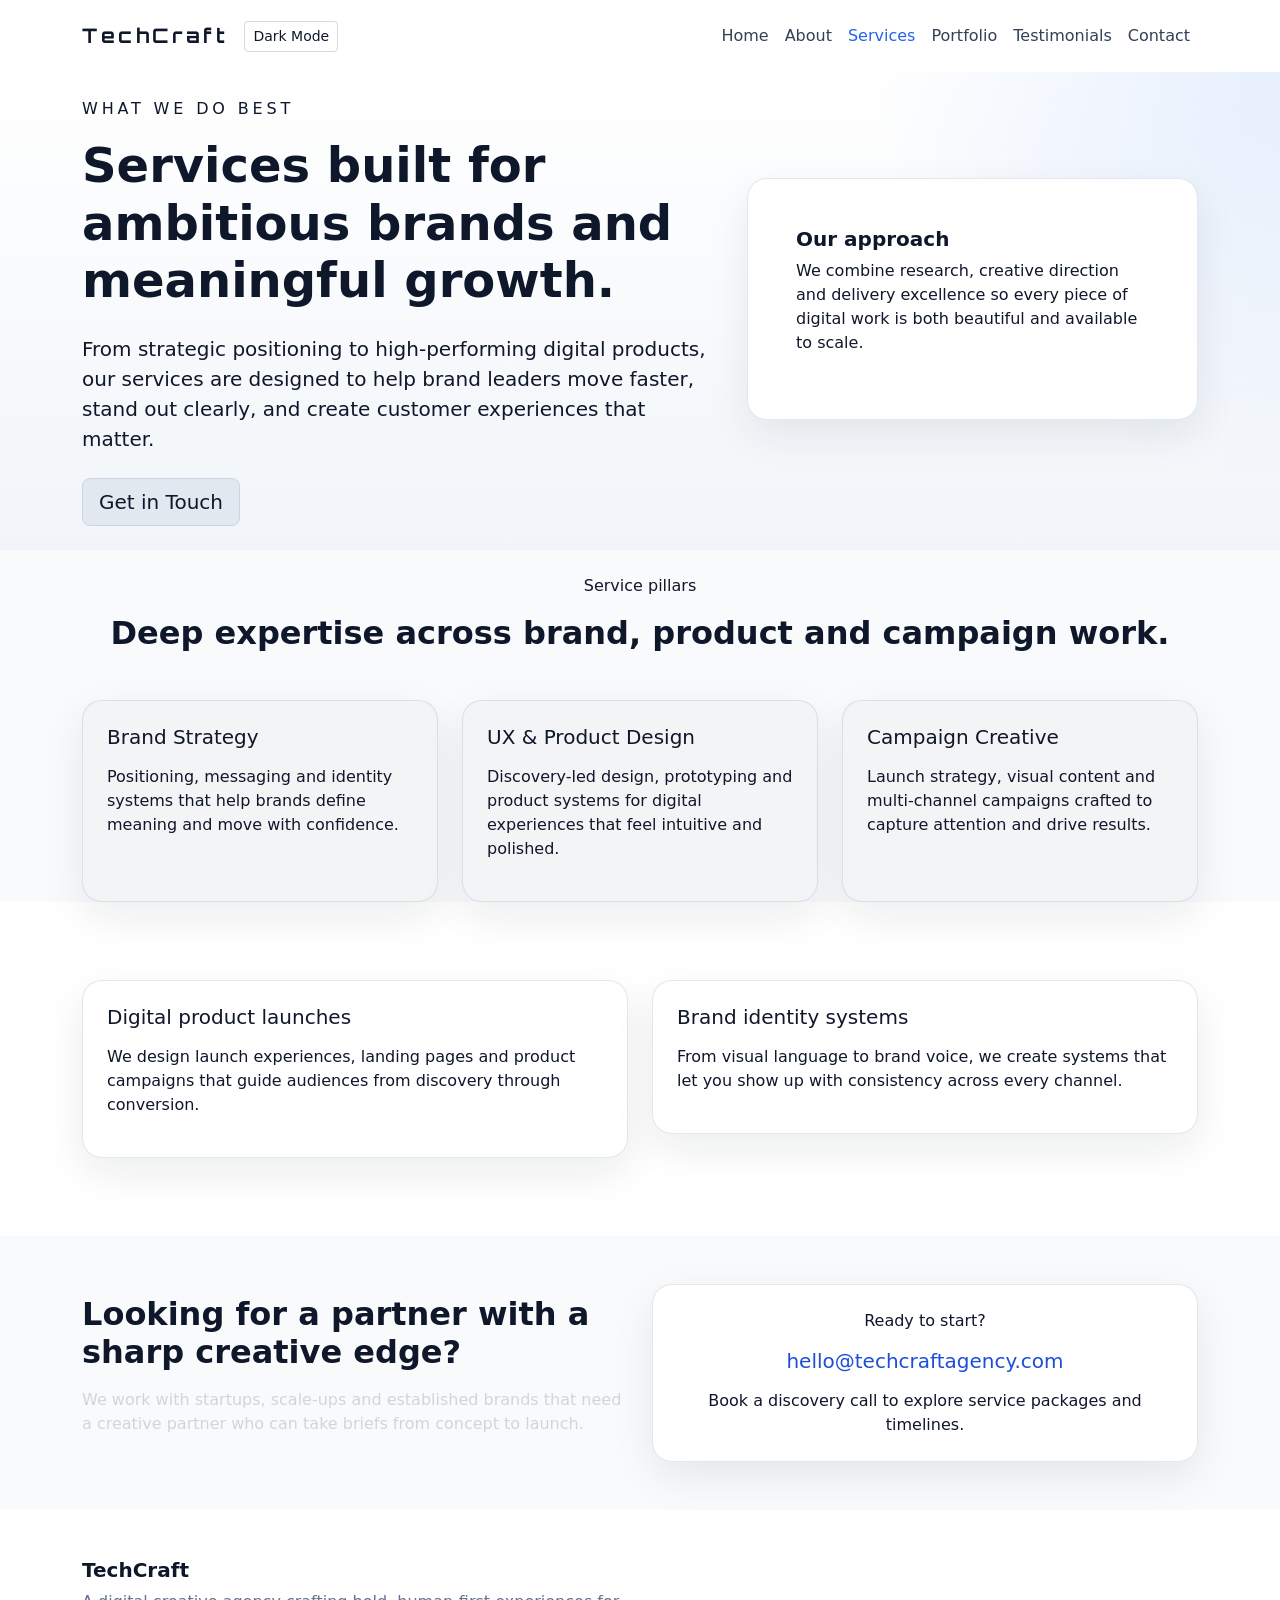
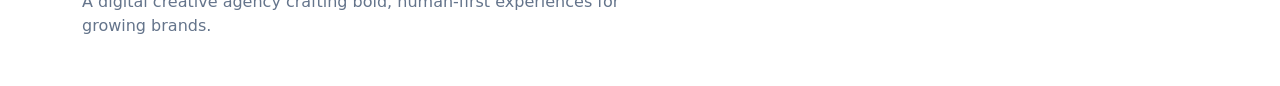
<file: services.html>
<!DOCTYPE html>
<html lang="en">

<head>
  <meta charset="UTF-8">
  <meta name="viewport" content="width=device-width, initial-scale=1.0">
  <meta name="description" content="Explore TechCraft services for brand identity, web design, and digital strategy crafted to grow your business online.">

  <title>TechCraft Services</title>
  <link rel="stylesheet" href="styles.css">
  <link rel="stylesheet" href="https://cdn.jsdelivr.net/npm/bootstrap@5.3.3/dist/css/bootstrap.min.css" />
  <link rel="preconnect" href="https://fonts.googleapis.com" />
  <link rel="preconnect" href="https://fonts.gstatic.com" crossorigin />
  <link href="https://fonts.googleapis.com/css2?family=Orbitron:wght@400;700;900&family=Inter:wght@400;500;600&display=swap" rel="stylesheet" />
</head>

<body>
  <header class="navbar navbar-expand-lg navbar-dark bg-dark py-3">
    <div class="container">
      <a class="navbar-brand fw-bold text-white" href="index.html">TechCraft</a>
      <button id="theme-toggle" class="btn btn-outline-light btn-sm me-3" type="button">Light Mode</button>
      <button class="navbar-toggler" type="button" data-bs-toggle="collapse" data-bs-target="#navbarNav" aria-controls="navbarNav" aria-expanded="false" aria-label="Toggle navigation">
        <span class="navbar-toggler-icon"></span>
      </button>
      <div class="collapse navbar-collapse" id="navbarNav">
        <ul class="navbar-nav ms-auto">
  <li class="nav-item"><a class="nav-link" href="index.html">Home</a></li>
  <li class="nav-item"><a class="nav-link" href="about.html">About</a></li>
  <li class="nav-item"><a class="nav-link active" href="services.html">Services</a></li>
  <li class="nav-item"><a class="nav-link" href="portfolio.html">Portfolio</a></li>
  <li class="nav-item"><a class="nav-link" href="testimonials.html">Testimonials</a></li>
  <li class="nav-item"><a class="nav-link" href="contact.html">Contact</a></li>
</ul>
      </div>
    </div>
  </header>

  <main>
    <section class="hero text-white">
      <div class="container py-6">
        <div class="row align-items-center">
          <div class="col-lg-7">
            <p class="text-uppercase section-label mb-3 text-secondary" style="padding-top: 25px;">What we do best</p>
            <h1 class="display-5 fw-bold mb-4">Services built for ambitious brands and meaningful growth.</h1>
            <p class="lead mb-4">From strategic positioning to high-performing digital products, our services are designed to help brand leaders move faster, stand out clearly, and create customer experiences that matter.</p>
            <a href="index.html#contact" class="btn btn-primary btn-lg">Get in Touch</a>
            <br><br>
          </div>
          <div class="col-lg-5 mt-5 mt-lg-0">
            <div class="panel-card tile-floating p-5 text-dark">
              <h5 class="fw-semibold">Our approach</h5>
              <p>We combine research, creative direction and delivery excellence so every piece of digital work is both beautiful and available to scale.</p>
            </div>
          </div>
        </div>
      </div>
    </section>

    <section id="offerings" class="bg-light">
      <div class="container">
        <div class="text-center mb-5">
            <br
          <p class="text-uppercase text-secondary mb-2">Service pillars</p>
          <h2 class="fw-bold">Deep expertise across brand, product and campaign work.</h2>
        </div>
        <div class="row gy-4">
          <div class="col-md-4">
            <div class="panel-card service-card h-100 p-4">
              <h5 class="mb-3">Brand Strategy</h5>
              <p>Positioning, messaging and identity systems that help brands define meaning and move with confidence.</p>
            </div>
          </div>
          <div class="col-md-4">
            <div class="panel-card service-card h-100 p-4">
              <h5 class="mb-3">UX & Product Design</h5>
              <p>Discovery-led design, prototyping and product systems for digital experiences that feel intuitive and polished.</p>
            </div>
          </div>
          <div class="col-md-4">
            <div class="panel-card service-card h-100 p-4">
              <h5 class="mb-3">Campaign Creative</h5>
              <p>Launch strategy, visual content and multi-channel campaigns crafted to capture attention and drive results.</p>
            </div>
          </div>
        </div>
      </div>
    </section>

    <section class="bg-white">
      <div class="container py-5">
        <div class="row g-4">
          <div class="col-md-6">
            <div class="panel-card p-4">
              <h5 class="mb-3">Digital product launches</h5>
              <p>We design launch experiences, landing pages and product campaigns that guide audiences from discovery through conversion.</p>
            </div>
          </div>
          <div class="col-md-6">
            <div class="panel-card p-4">
              <h5 class="mb-3">Brand identity systems</h5>
              <p>From visual language to brand voice, we create systems that let you show up with consistency across every channel.</p>
            </div>
          </div>
        </div>
      </div>
    </section>

    <section class="bg-light">
      <div class="container py-5">
        <div class="row align-items-center gy-4">
          <div class="col-lg-6">
            <h2 class="fw-bold mb-3">Looking for a partner with a sharp creative edge?</h2>
            <p>We work with startups, scale-ups and established brands that need a creative partner who can take briefs from concept to launch.</p>
          </div>
          <div class="col-lg-6">
            <div class="panel-card p-4 text-center">
              <p class="mb-3 text-secondary">Ready to start?</p>
              <a href="index.html#contact" class="d-block h5 text-decoration-none">hello@techcraftagency.com</a>
              <p class="mt-3 mb-0">Book a discovery call to explore service packages and timelines.</p>
            </div>
          </div>
        </div>
      </div>
    </section>
  </main>

  <footer class="py-5 bg-dark text-white">
    <div class="container">
      <div class="row gy-4">
        <div class="col-md-6">
          <h5 class="fw-bold">TechCraft</h5>
          <p class="text-secondary mb-0">A digital creative agency crafting bold, human-first experiences for growing brands.</p>
        </div>
      </div>
    </div>
  </footer>

  <script src="theme.js"></script>
  <script src="https://cdn.jsdelivr.net/npm/bootstrap@5.3.3/dist/js/bootstrap.bundle.min.js"></script>
</body>

</html>
</file>
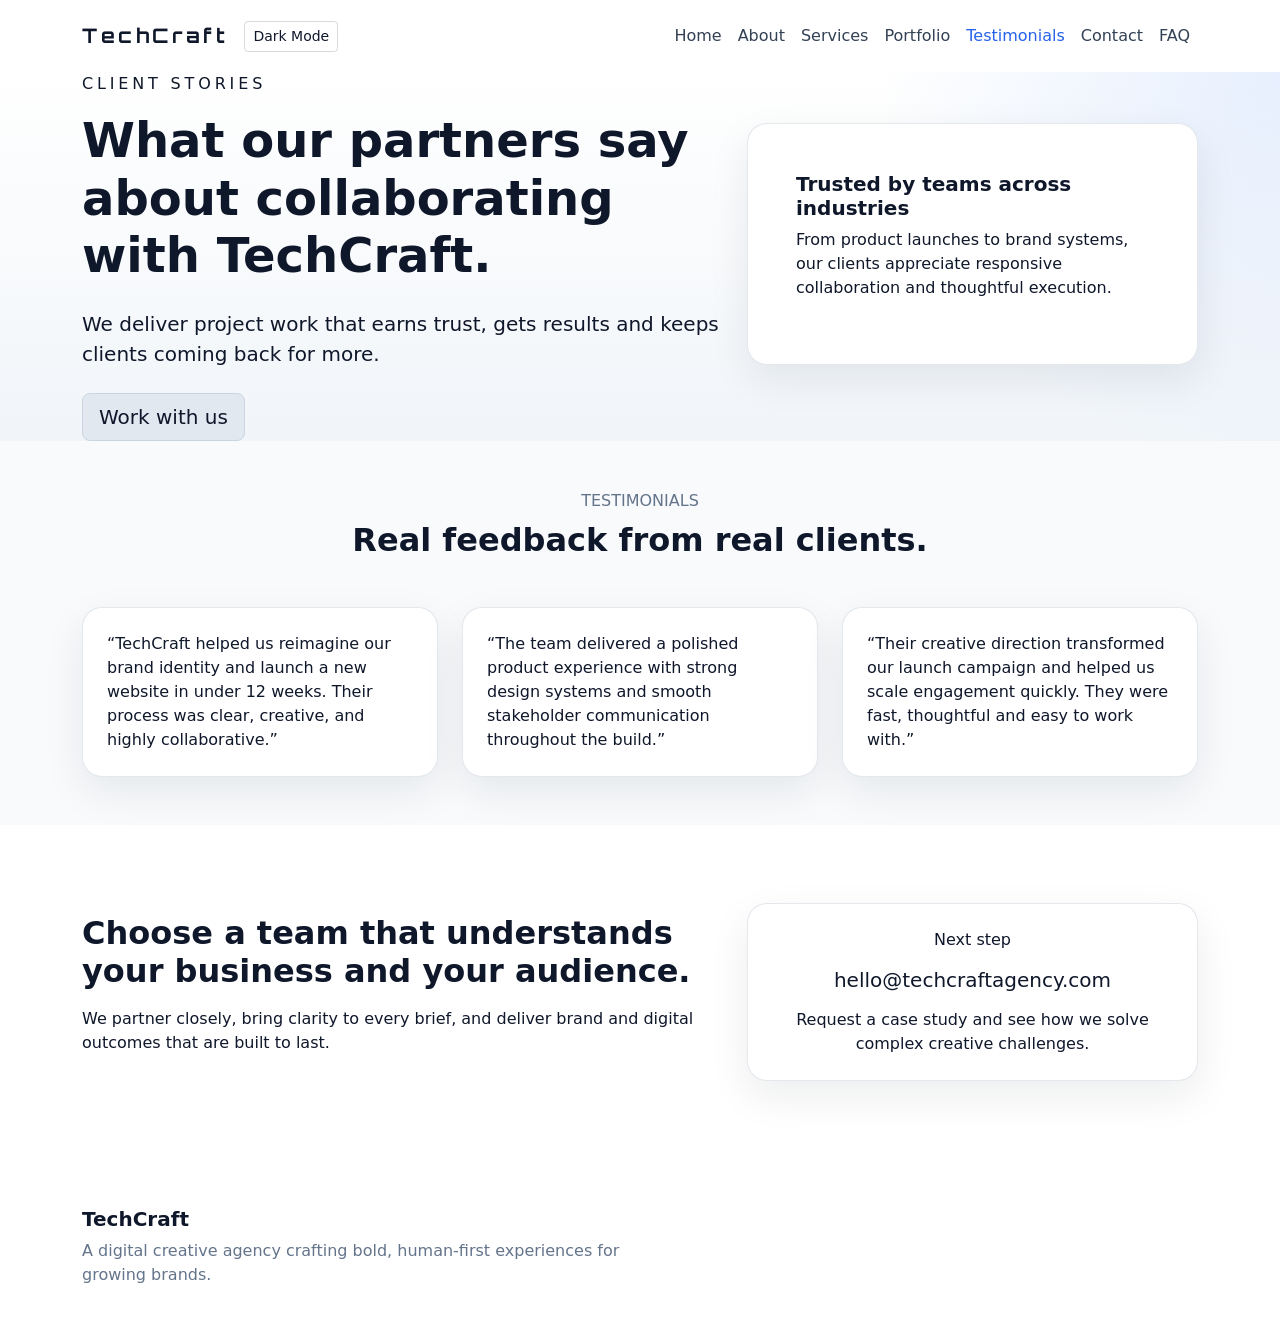
<file: testimonials.html>
<!DOCTYPE html>
<html lang="en">

<head>
  <meta charset="UTF-8">
  <meta name="viewport" content="width=device-width, initial-scale=1.0">
  <meta name="description" content="Read client testimonials for TechCraft and see how our creative agency delivers results across branding, web, and digital campaigns.">

  <title>TechCraft Testimonials</title>
  <link rel="stylesheet" href="styles.css">
  <link rel="stylesheet" href="https://cdn.jsdelivr.net/npm/bootstrap@5.3.3/dist/css/bootstrap.min.css" />
  <link rel="preconnect" href="https://fonts.googleapis.com" />
  <link rel="preconnect" href="https://fonts.gstatic.com" crossorigin />
  <link href="https://fonts.googleapis.com/css2?family=Orbitron:wght@400;700;900&family=Inter:wght@400;500;600&display=swap" rel="stylesheet" />
</head>

<body>
  <header class="navbar navbar-expand-lg navbar-dark bg-dark py-3">
    <div class="container">
      <a class="navbar-brand fw-bold text-white" href="index.html">TechCraft</a>
      <button id="theme-toggle" class="btn btn-outline-light btn-sm me-3" type="button">Light Mode</button>
      <button class="navbar-toggler" type="button" data-bs-toggle="collapse" data-bs-target="#navbarNav" aria-controls="navbarNav" aria-expanded="false" aria-label="Toggle navigation">
        <span class="navbar-toggler-icon"></span>
      </button>
      <div class="collapse navbar-collapse" id="navbarNav">
        <ul class="navbar-nav ms-auto">
          <li class="nav-item">
            <a class="nav-link" href="index.html">Home</a>
          </li>
          <li class="nav-item">
            <a class="nav-link" href="about.html">About</a>
          </li>
          <li class="nav-item">
            <a class="nav-link" href="services.html">Services</a>
          </li>
          <li class="nav-item">
            <a class="nav-link" href="portfolio.html">Portfolio</a>
          </li>
          <li class="nav-item">
            <a class="nav-link active" href="testimonials.html">Testimonials</a>
          </li>
          <li class="nav-item">
            <a class="nav-link" href="contacts.html">Contact</a>
          </li>
          <li class="nav-item">
            <a class="nav-link" href="faq.html">FAQ</a>
          </li>
        </ul>
      </div>
    </div>
  </header>

  <main>
    <section class="hero text-white">
      <div class="container py-6">
        <div class="row align-items-center">
          <div class="col-lg-7">
            <p class="text-uppercase section-label mb-3 text-secondary">Client stories</p>
            <h1 class="display-5 fw-bold mb-4">What our partners say about collaborating with TechCraft.</h1>
            <p class="lead mb-4">We deliver project work that earns trust, gets results and keeps clients coming back for more.</p>
            <a href="index.html#contact" class="btn btn-primary btn-lg">Work with us</a>
          </div>
          <div class="col-lg-5 mt-5 mt-lg-0">
            <div class="panel-card tile-floating p-5 text-dark">
              <h5 class="fw-semibold">Trusted by teams across industries</h5>
              <p>From product launches to brand systems, our clients appreciate responsive collaboration and thoughtful execution.</p>
            </div>
          </div>
        </div>
      </div>
    </section>

    <section class="bg-light">
      <div class="container py-5">
        <div class="text-center mb-5">
          <p class="text-uppercase text-secondary mb-2">Testimonials</p>
          <h2 class="fw-bold">Real feedback from real clients.</h2>
        </div>
        <div class="row gy-4">
          <div class="col-md-4">
            <div class="panel-card p-4 h-100">
              <p class="mb-0">“TechCraft helped us reimagine our brand identity and launch a new website in under 12 weeks. Their process was clear, creative, and highly collaborative.”</p>
            </div>
          </div>
          <div class="col-md-4">
            <div class="panel-card p-4 h-100">
              <p class="mb-0">“The team delivered a polished product experience with strong design systems and smooth stakeholder communication throughout the build.”</p>
            </div>
          </div>
          <div class="col-md-4">
            <div class="panel-card p-4 h-100">
              <p class="mb-0">“Their creative direction transformed our launch campaign and helped us scale engagement quickly. They were fast, thoughtful and easy to work with.”</p>
            </div>
          </div>
        </div>
      </div>
    </section>

    <section class="bg-white">
      <div class="container py-5">
        <div class="row align-items-center gy-4">
          <div class="col-lg-7">
            <h2 class="fw-bold mb-3">Choose a team that understands your business and your audience.</h2>
            <p>We partner closely, bring clarity to every brief, and deliver brand and digital outcomes that are built to last.</p>
          </div>
          <div class="col-lg-5">
            <div class="panel-card p-4 text-center">
              <p class="mb-3 text-secondary">Next step</p>
              <a href="index.html#contact" class="d-block h5 text-decoration-none">hello@techcraftagency.com</a>
              <p class="mt-3 mb-0">Request a case study and see how we solve complex creative challenges.</p>
            </div>
          </div>
        </div>
      </div>
    </section>
  </main>

  <footer class="py-5 bg-dark text-white">
    <div class="container">
      <div class="row gy-4">
        <div class="col-md-6">
          <h5 class="fw-bold">TechCraft</h5>
          <p class="text-secondary mb-0">A digital creative agency crafting bold, human-first experiences for growing brands.</p>
        </div>
      </div>
    </div>
  </footer>

  <script src="theme.js"></script>
  <script src="https://cdn.jsdelivr.net/npm/bootstrap@5.3.3/dist/js/bootstrap.bundle.min.js"></script>
</body>

</html>
</file>
<file: styles.css>
:root {
  font-family: 'Inter', sans-serif;
  background-color: #090b13;
  color: #eef2ff;
}

html, body {
  margin: 0;
  padding: 0;
  min-height: 100%;
}

body {
  background: linear-gradient(180deg, #05070f 0%, #111827 100%);
}

.navbar-brand {
  font-family: 'Orbitron', sans-serif;
  letter-spacing: 0.18em;
}

.hero {
  background: linear-gradient(180deg, rgba(15, 23, 42, 0.96), rgba(7, 10, 20, 0.95));
  position: relative;
  overflow: hidden;
}

.hero::before {
  content: "";
  position: absolute;
  inset: 0;
  background: radial-gradient(circle at top right, rgba(56, 189, 248, 0.16), transparent 30%);
  pointer-events: none;
}

.hero .container {
  position: relative;
  z-index: 1;
}

body {
  color: #f1eaea;
}

h1, h2, h3, h4, h5, h6 {
  color: #f8fafc;
}

p, li, a {
  color: #d1d5db;
}

a {
  color: #3b82f6;
}

a:hover {
  color: #60a5fa;
}

.section-label {
  letter-spacing: 0.24em;
}

.panel-card {
  background: rgba(255, 255, 255, 0.08);
  border: 1px solid rgba(255, 255, 255, 0.08);
  border-radius: 1.25rem;
  box-shadow: 0 30px 70px rgba(15, 23, 42, 0.25);
}

.panel-card p,
.panel-card h5 {
  color: #f8fafc;
}

.panel-card.tile-floating {
  transform: translateY(-12px);
  transition: transform 0.35s ease;
}

.tile-floating {
}

.panel-card.tile-floating:hover {
  transform: translateY(-18px);
}

.featured-grid {
  display: grid;
  gap: 1.25rem;
}

.service-card {
  background: linear-gradient(180deg, rgba(255, 255, 255, 0.08), rgba(255, 255, 255, 0.05));
}

.service-card h5,
.service-card p {
  color: #e5e7eb;
}

.icon-badge {
  background: rgba(59, 130, 246, 0.12);
  display: inline-flex;
  align-items: center;
  justify-content: center;
  width: 3rem;
  height: 3rem;
  border-radius: 1rem;
  font-size: 1.4rem;
}

.bg-light {
  background-color: #0f172a !important;
}

.bg-white {
  background-color: #ffffff !important;
  padding-bottom: 30px;
  padding-top: 30px;
}

.bg-white,
.bg-white h1,
.bg-white h2,
.bg-white h3,
.bg-white h4,
.bg-white h5,
.bg-white h6,
.bg-white p,
.bg-white li,
.bg-white a,
.bg-white .text-secondary,
.bg-white .panel-card p,
.bg-white .panel-card h5,
.bg-white .panel-card,
.bg-white .panel-card h1,
.bg-white .panel-card h2,
.bg-white .panel-card h3,
.bg-white .panel-card h4,
.bg-white .panel-card h6,
.bg-white .panel-card span,
.bg-white .service-card,
.bg-white .service-card h5,
.bg-white .service-card p {
  color: #0f172a !important;
}

.text-secondary {
  color: #cbd5e1 !important;
}

footer {
  background: #020617;
}

footer a {
  color: #ffffff;
}

footer a:hover {
  color: #60a5fa;
}

.light-mode {
  background: linear-gradient(180deg, #f8fafc 0%, #e2e8f0 100%);
  color: #0f172a;
}

.light-mode .hero {
  background: linear-gradient(180deg, rgba(255, 255, 255, 0.98), rgba(241, 245, 249, 0.95));
}

.light-mode .hero::before {
  background: radial-gradient(circle at top right, rgba(59, 130, 246, 0.12), transparent 30%);
}

.light-mode .navbar,
.light-mode .footer,
.light-mode .bg-dark {
  background-color: #ffffff !important;
}

.light-mode .navbar-brand,
.light-mode .nav-link,
.light-mode .text-white {
  color: #0f172a !important;
}

.light-mode .nav-link.active {
  color: #2563eb !important;
}

.light-mode .nav-link {
  color: #334155 !important;
}

.light-mode .hero,
.light-mode .hero .lead,
.light-mode .hero h1,
.light-mode .hero p,
.light-mode .hero li,
.light-mode .hero .btn-primary {
  color: #0f172a !important;
}

.light-mode .hero .btn-primary {
  background-color: #e2e8f0;
  border-color: #cbd5e1;
  color: #0f172a !important;
}

.light-mode .hero .btn-primary:hover {
  background-color: #d1d5db;
}

.light-mode .bg-white,
.light-mode .bg-white p,
.light-mode .bg-white h1,
.light-mode .bg-white h2,
.light-mode .bg-white h3,
.light-mode .bg-white h4,
.light-mode .bg-white h5,
.light-mode .bg-white h6,
.light-mode .bg-white li,
.light-mode .bg-white span {
  color: #0f172a !important;
}

.light-mode .panel-card {
  background: #ffffff;
  border-color: rgba(148, 163, 184, 0.25);
  box-shadow: 0 15px 40px rgba(15, 23, 42, 0.08);
}

.light-mode .panel-card p,
.light-mode .panel-card h5 {
  color: #0f172a;
}

.light-mode .service-card {
  background: #f3f4f6;
}

.light-mode .text-secondary {
  color: #64748b !important;
}

.light-mode a {
  color: #1d4ed8;
}

.light-mode a:hover {
  color: #2563eb;
}

.light-mode .btn-outline-light {
  color: #0f172a;
  border-color: rgba(15, 23, 42, 0.16);
}

.light-mode .btn-outline-light:hover {
  background-color: rgba(15, 23, 42, 0.06);
}

.light-mode .bg-light {
  background-color: #f8fafc !important;
}

.light-mode .bg-white {
  background-color: #ffffff !important;
}

.light-mode .bg-white h1,
.light-mode .bg-white h2,
.light-mode .bg-white h3,
.light-mode .bg-white h4,
.light-mode .bg-white h5,
.light-mode .bg-white h6,
.light-mode .bg-white p,
.light-mode .bg-white li,
.light-mode .bg-white a,
.light-mode .bg-white .text-secondary,
.light-mode .bg-white .panel-card p,
.light-mode .bg-white .panel-card h5,
.light-mode .bg-white .lead,
.light-mode .bg-white .display-5 {
  color: #0f172a !important;
}

.light-mode .bg-white .panel-card {
  background: #ffffff;
}

.light-mode .panel-card p,
.light-mode .panel-card h5 {
  color: #0f172a !important;
}

.light-mode footer {
  background: #020617;
}

.btn-primary {
  background-color: #2563eb;
  border-color: #2563eb;
}

.btn-outline-light {
  color: #f8fafc;
  border-color: rgba(248, 250, 252, 0.32);
}

.btn-outline-light:hover {
  background-color: rgba(248, 250, 252, 0.08);
}

.container .row align-items-center gy-5 {
    color: #000000;
    
}



@media (max-width: 767px) {
  .hero {
    padding-top: 3rem;
    padding-bottom: 3rem;
  }
}
 

/* placeholder selectors for renamed custom classes */
.featured-image {
}
.filter-button {
}
.project-card {
}
.project-card-col {
}
.project-image {
}
</file>
